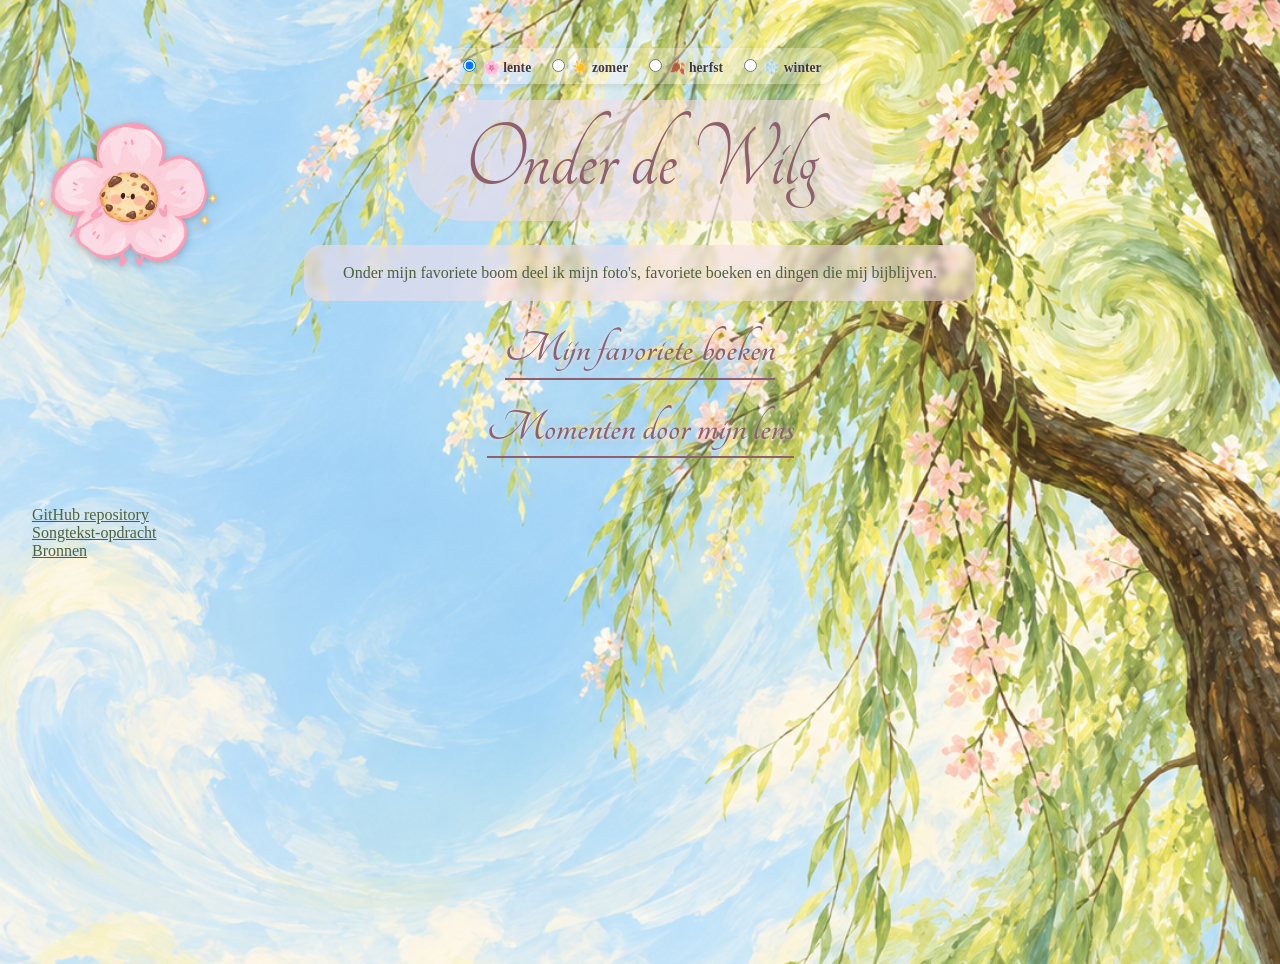
<file: index.html>
<!DOCTYPE html>
<html lang="nl">

<head>
	<meta charset="UTF-8">
	<meta name="viewport" content="width=device-width, initial-scale=1.0">
	<meta name="author" content="Hayriye Keskin">

	<title>Onder de Wilg</title>

	<link rel="stylesheet" href="./style/normal.css">

	<script
		data-page="https://hkeskin.nl/"
		src="https://digitaaltuintje.nl/webring.js"
		defer>
	</script>
</head>

<body class="home">

	<form aria-label="Kies een seizoen">
		<label>
			<input type="radio" value="lente" name="seizoen" checked>
			🌸 lente
		</label>

		<label>
			<input type="radio" value="zomer" name="seizoen">
			☀️ zomer
		</label>

		<label>
			<input type="radio" value="herfst" name="seizoen">
			🍂 herfst
		</label>

		<label>
			<input type="radio" value="winter" name="seizoen">
			❄️ winter
		</label>
	</form>


	<button
		class="open-cookie"
		type="button"
		aria-label="Seizoenvoorkeur openen"
	>
		<img src="assets/cookie-bloem.png" alt="">
	</button>


	<main>

		<h1>Onder de Wilg</h1>

		<p>
			Onder mijn favoriete boom deel ik mijn foto's,
			favoriete boeken en dingen die mij bijblijven.
		</p>

		<section>
			<a href="boeken.html">
				<h2>Mijn favoriete boeken</h2>
			</a>
		</section>

		<section>
			<a href="album.html">
				<h2>Momenten door mijn lens</h2>
			</a>
		</section>

	</main>


	<footer>

		<a
			href="https://github.com/HayriyeK5/hkeskingarden"
			target="_blank"
		>
			GitHub repository
		</a>

		<a href="./songtekst-opdracht/songtekst.html">
			Songtekst-opdracht
		</a>

		<a href="bronnen.html">
			Bronnen
		</a>

	</footer>


	<dialog
		class="cookie-dialog"
		aria-label="Jouw favoriete seizoen"
	>
		<h2>Jouw favoriete seizoen</h2>

		<p>
			Wil je dat deze website jouw favoriete seizoen onthoudt?
		</p>

		<details>
			<summary>Waarom vragen we dit?</summary>

			<p>
				Als je hiervoor kiest, gebruiken we jouw favoriete seizoen
				om de website de volgende keer met hetzelfde thema te laten zien.
				Zo voelt de website iets persoonlijker.
			</p>
		</details>

		<button class="cookie-ja" type="button">
			Ja
		</button>

		<button class="cookie-nee" type="button">
			Nee
		</button>
	</dialog>


	<script src="./script.js"></script>

</body>

</html>
</file>
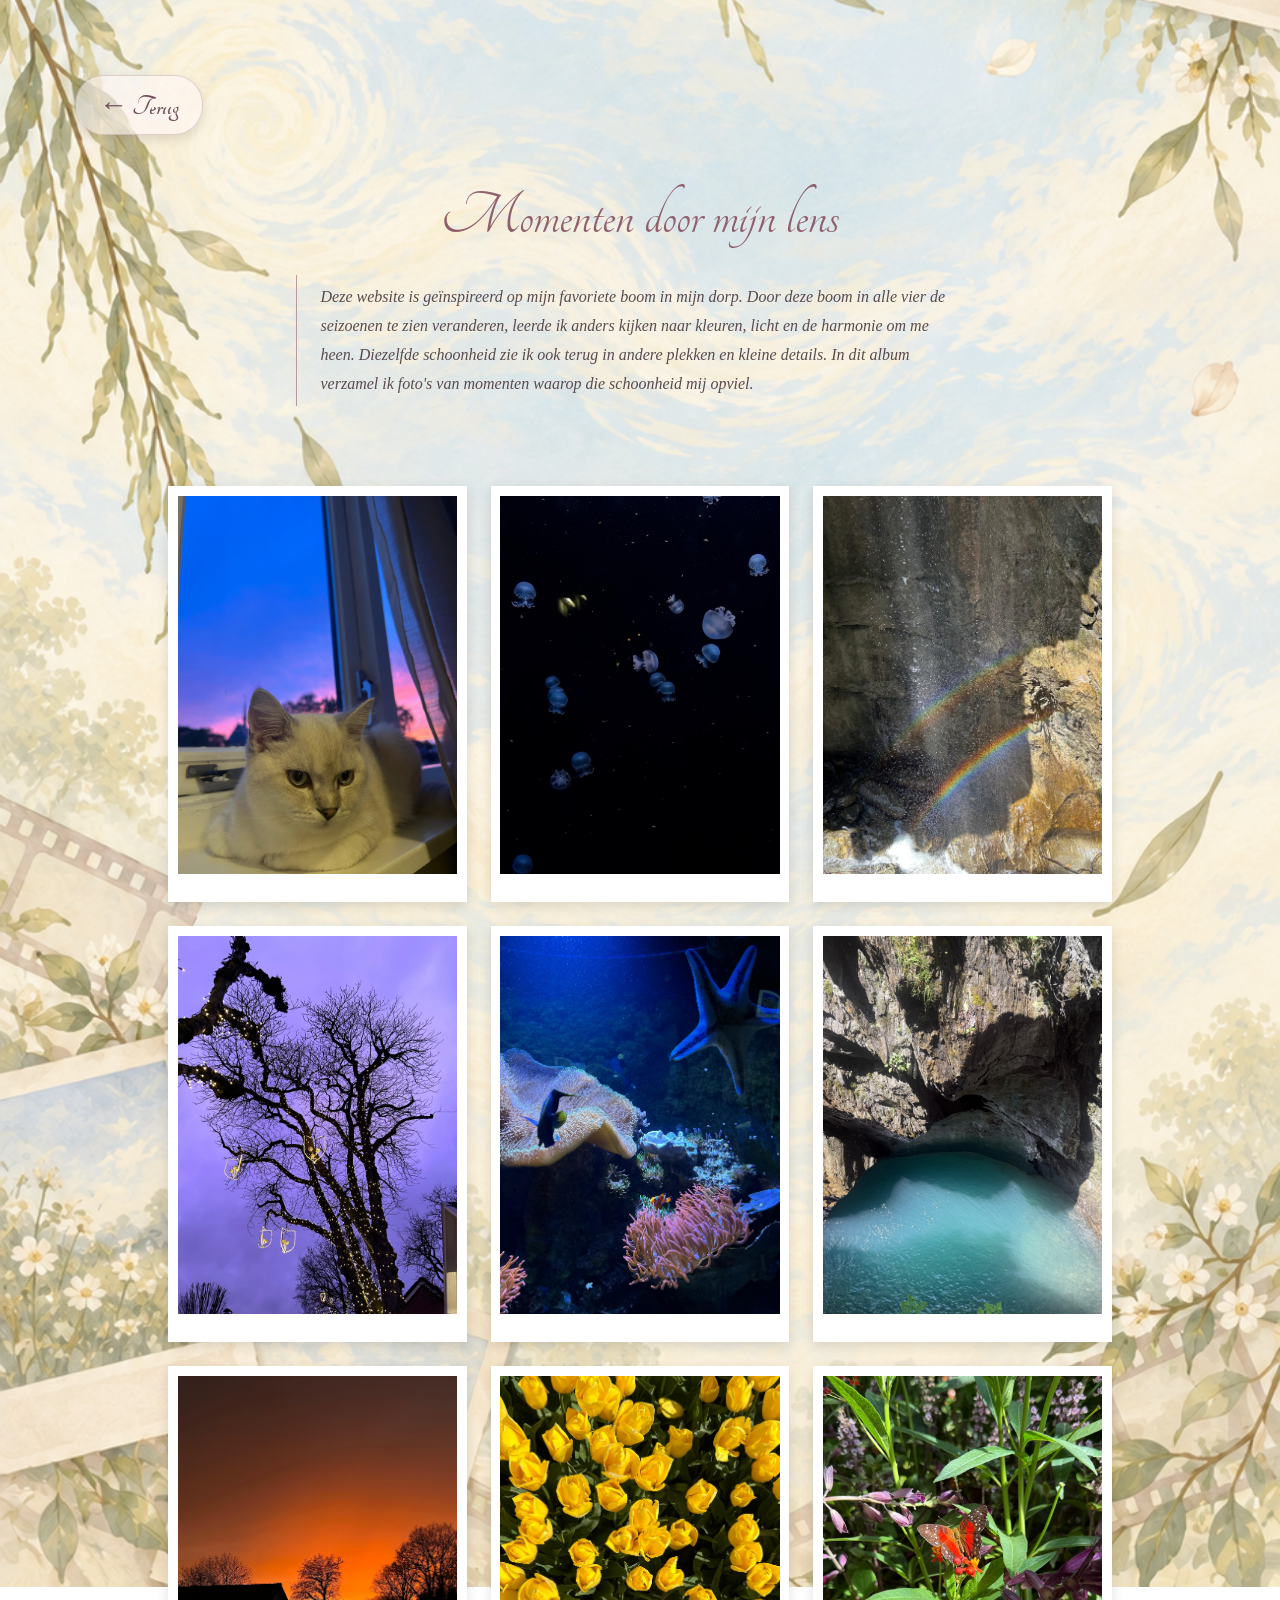
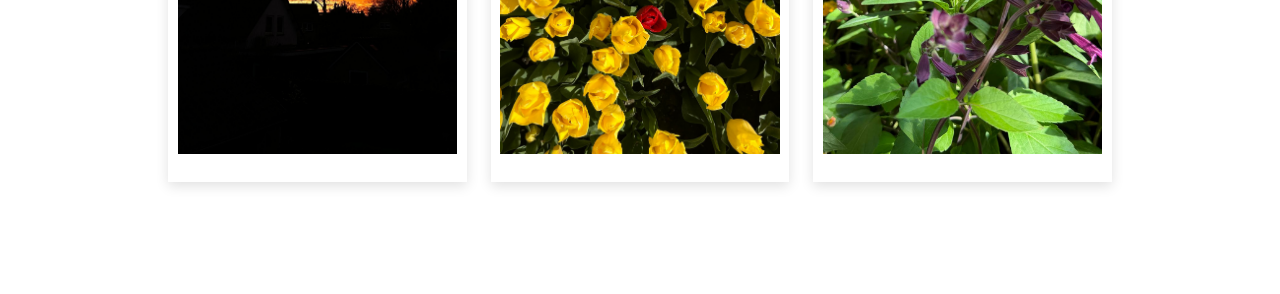
<file: album.html>
<!DOCTYPE html>
<html lang="nl">

<head>
	<meta charset="UTF-8">
	<meta name="viewport" content="width=device-width, initial-scale=1.0">

	<title>Momenten door mijn lens</title>

	<link rel="stylesheet" href="./style/normal.css">
</head>

<body class="album">

	<a class="terug-link" href="index.html">
		← Terug 
	</a>

	<main>

		<header>
			<h1>Momenten door mijn lens</h1>

			<p>
				Deze website is geïnspireerd op mijn favoriete boom
				in mijn dorp. Door deze boom in alle vier de seizoenen
				te zien veranderen, leerde ik anders kijken naar
				kleuren, licht en de harmonie om me heen.
				Diezelfde schoonheid zie ik ook terug in andere
				plekken en kleine details. In dit album verzamel
				ik foto's van momenten waarop die schoonheid mij opviel.
			</p>
		</header>

		<section class="album-fotos">

			<img
				src="assets/kat-zonsondergang.jpeg"
				alt="Witte kat voor een raam met een roze en blauwe zonsondergang"
			>

			<img
				src="assets/kwallen-aquarium.jpeg"
				alt="Blauwe kwallen die in een donker aquarium zwemmen"
			>

			<img
				src="assets/regenboog-waterval.jpeg"
				alt="Regenboog in het water naast een rotsachtige waterval"
			>

			<img
				src="assets/boom-paarse-lucht.jpeg"
				alt="Boom met kleine lichtjes tegen een paarse avondlucht"
			>

			<img
				src="assets/zeester-aquarium.jpeg"
				alt="Zeester, vissen en kleurrijk koraal in een blauw aquarium"
			>

			<img
				src="assets/turquoise-water.jpeg"
				alt="Helder turquoise water tussen grote rotsen"
			>

			<img
				src="assets/oranje-zonsondergang.jpeg"
				alt="Feloranje avondlucht boven donkere huizen en bomen"
			>

			<img
				src="assets/gele-tulpen.jpeg"
				alt="Veel gele tulpen met één rode tulp ertussen"
			>

			<img
				src="assets/vlinder-bloemen.jpeg"
				alt="Oranje vlinder op kleine bloemen tussen groene bladeren"
			>

		</section>

	</main>

</body>

</html>
</file>
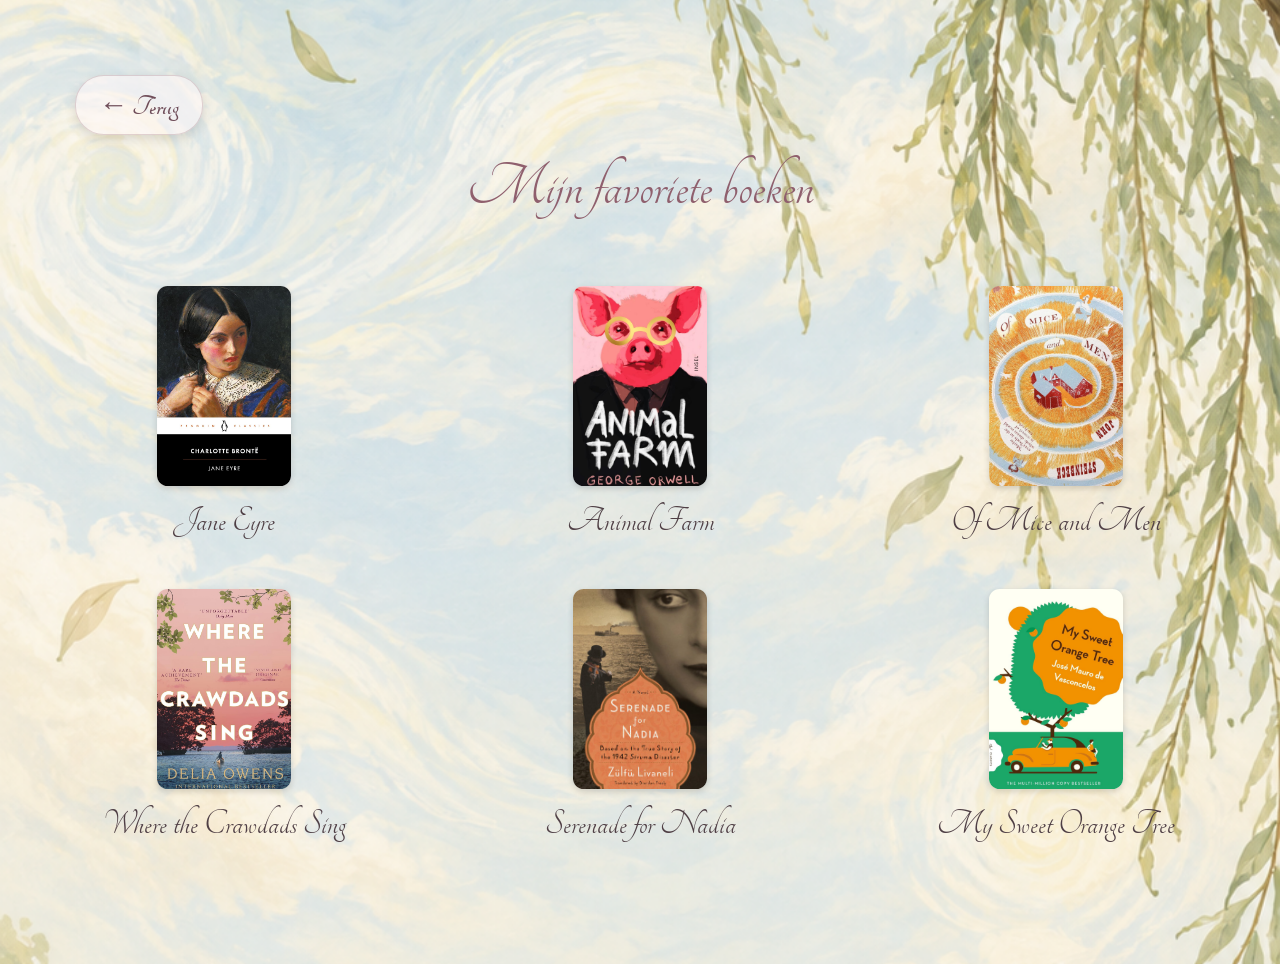
<file: boeken.html>
<!DOCTYPE html>
<html lang="nl">

<head>
	<meta charset="UTF-8">
	<meta name="viewport" content="width=device-width, initial-scale=1.0">

	<title>Mijn favoriete boeken</title>

	<link rel="stylesheet" href="./style/normal.css">
</head>

<body class="boeken">

	<a class="terug-link" href="index.html">
		← Terug
	</a>

	<header>
		<h1>Mijn favoriete boeken</h1>
	</header>

	<main>

		<section>
			<button class="boek-knop" id="janeKnop">
				<img
					src="assets/jane eyre.jpg"
					alt="Boekomslag van Jane Eyre"
				>
			</button>

			<h2>Jane Eyre</h2>

			<dialog id="janeDialog">
				<h3>Jane Eyre</h3>

				<p>
					Hier schrijf ik later wat dit boek bij mij opriep.
				</p>

				<button class="sluit-knop" id="janeSluiten">
					Sluiten
				</button>
			</dialog>
		</section>


		<section>
			<button class="boek-knop" id="animalKnop">
				<img
					src="assets/animal farm.jpg"
					alt="Boekomslag van Animal Farm"
				>
			</button>

			<h2>Animal Farm</h2>

			<dialog id="animalDialog">
				<h3>Animal Farm</h3>

				<p>
					Hier schrijf ik later mijn gedachten over dit boek.
				</p>

				<button class="sluit-knop" id="animalSluiten">
					Sluiten
				</button>
			</dialog>
		</section>


		<section>
			<button class="boek-knop" id="miceKnop">
				<img
					src="assets/mice and men.jpg"
					alt="Boekomslag van Of Mice and Men"
				>
			</button>

			<h2>Of Mice and Men</h2>

			<dialog id="miceDialog">
				<h3>Of Mice and Men</h3>

				<p>
					Hier schrijf ik later wat mij is bijgebleven.
				</p>

				<button class="sluit-knop" id="miceSluiten">
					Sluiten
				</button>
			</dialog>
		</section>


		<section>
			<button class="boek-knop" id="crawdadsKnop">
				<img
					src="assets/wtcs.jpg"
					alt="Boekomslag van Where the Crawdads Sing"
				>
			</button>

			<h2>Where the Crawdads Sing</h2>

			<dialog id="crawdadsDialog">
				<h3>Where the Crawdads Sing</h3>

				<p>
					Hier schrijf ik later mijn gevoel bij dit boek.
				</p>

				<button class="sluit-knop" id="crawdadsSluiten">
					Sluiten
				</button>
			</dialog>
		</section>


		<section>
			<button class="boek-knop" id="nadiaKnop">
				<img
					src="assets/serenade for nadia.jpeg"
					alt="Boekomslag van Serenade for Nadia"
				>
			</button>

			<h2>Serenade for Nadia</h2>

			<dialog id="nadiaDialog">
				<h3>Serenade for Nadia</h3>

				<p>
					Hier schrijf ik later mijn gedachten over dit boek.
				</p>

				<button class="sluit-knop" id="nadiaSluiten">
					Sluiten
				</button>
			</dialog>
		</section>


		<section>
			<button class="boek-knop" id="orangeKnop">
				<img
					src="assets/my sweet orange tree.jpg"
					alt="Boekomslag van My Sweet Orange Tree"
				>
			</button>

			<h2>My Sweet Orange Tree</h2>

			<dialog id="orangeDialog">
				<h3>My Sweet Orange Tree</h3>

				<p>
					Hier schrijf ik later wat dit boek bij mij opriep.
				</p>

				<button class="sluit-knop" id="orangeSluiten">
					Sluiten
				</button>
			</dialog>
		</section>

	</main>

	<script src="./boeken.js"></script>

</body>

</html>
</file>
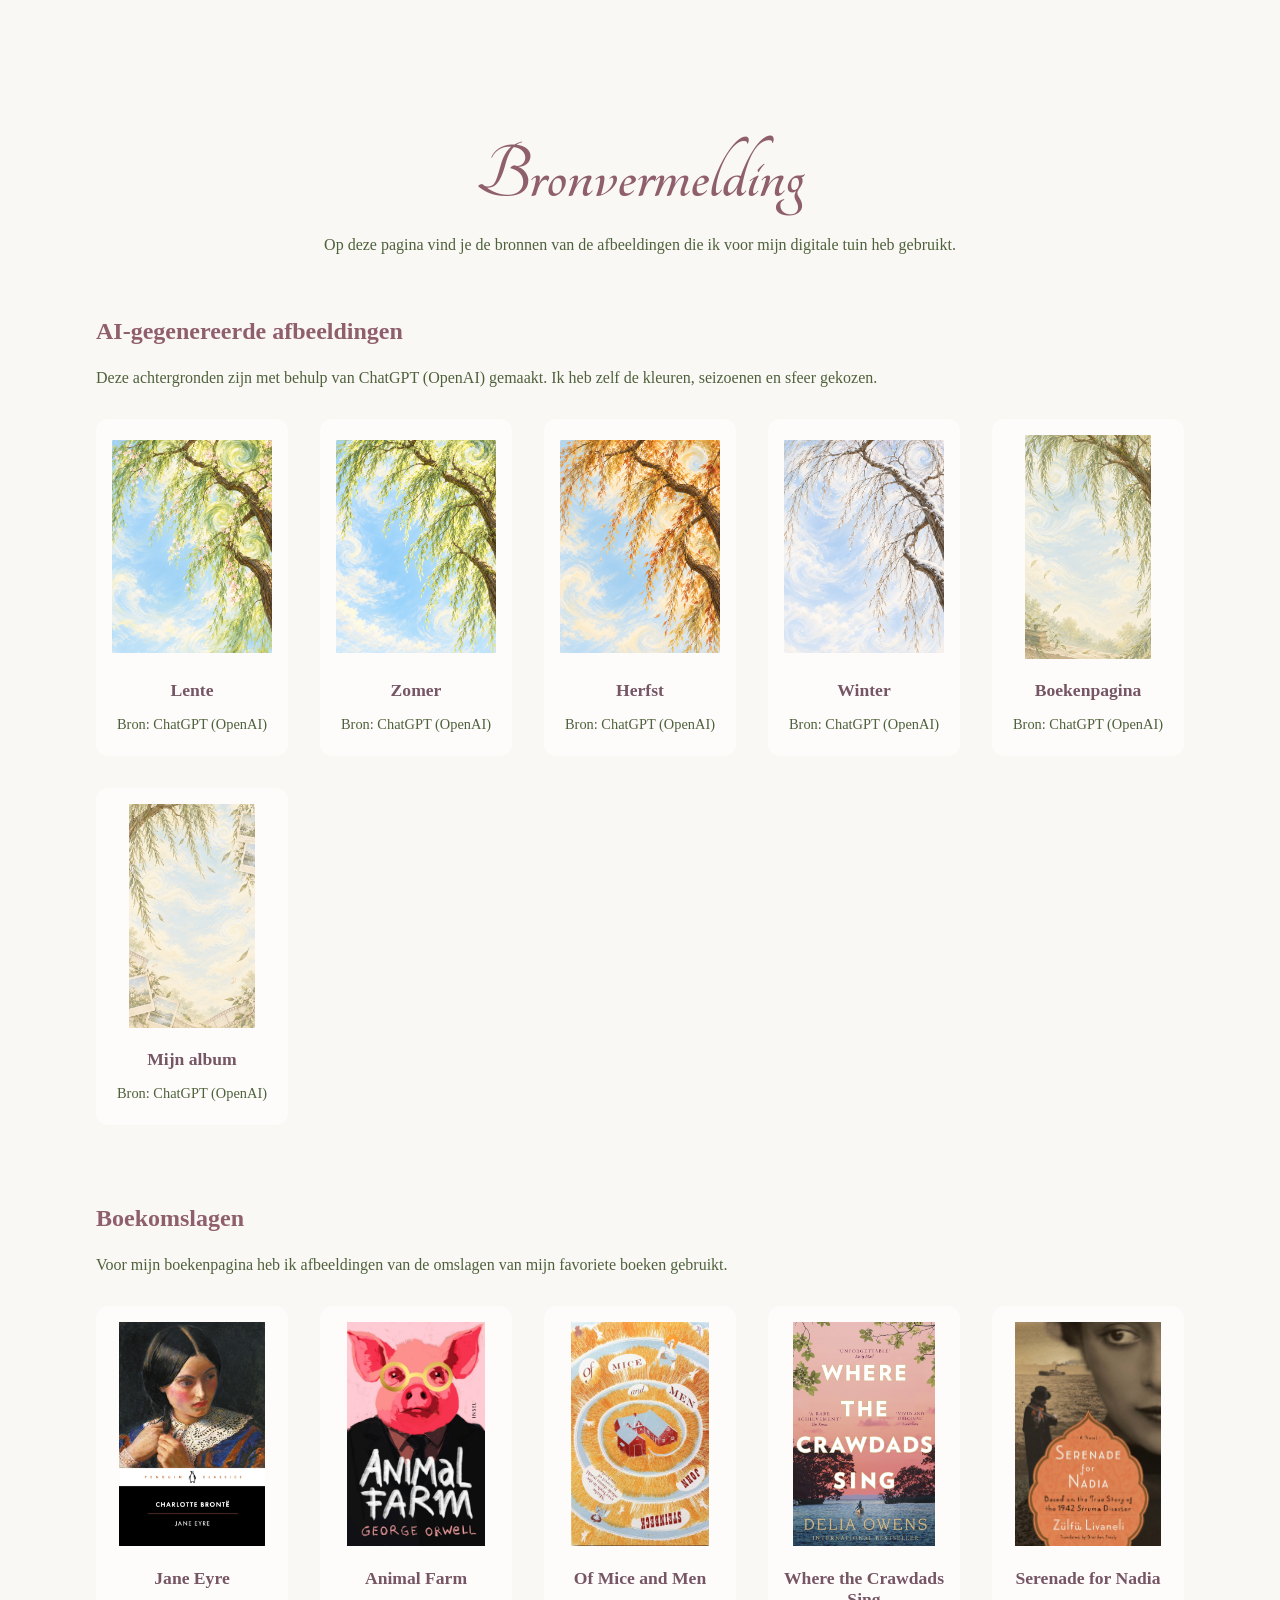
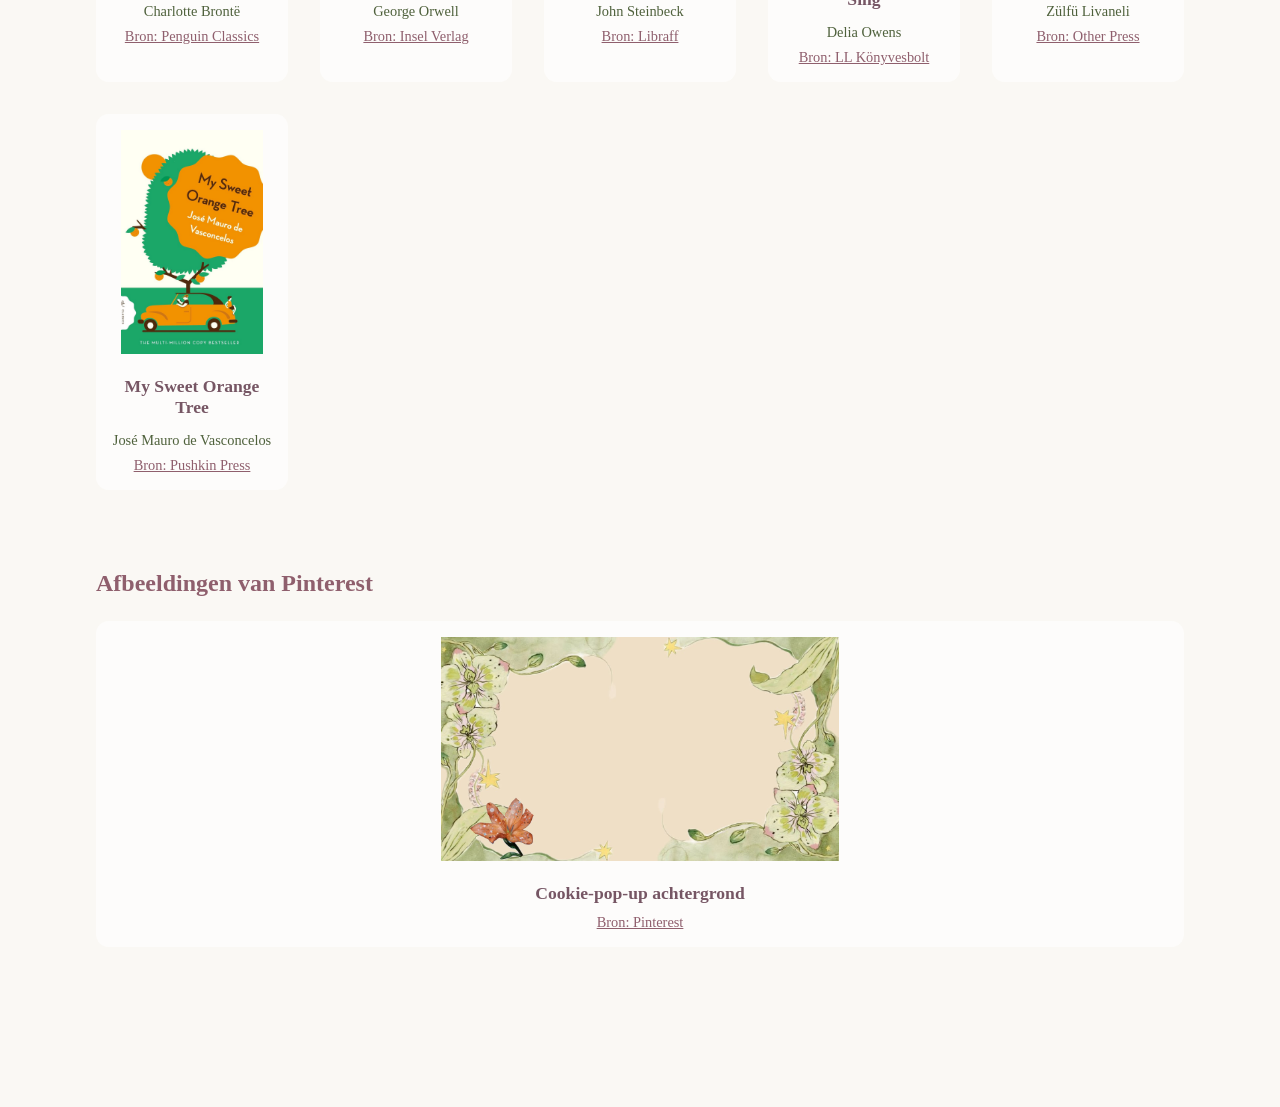
<file: bronen.html>
<!DOCTYPE html>
<html lang="nl">

<head>
    <meta charset="UTF-8">
    <meta name="viewport" content="width=device-width, initial-scale=1.0">
    <title>Bronvermelding | Onder de Wilg</title>
<link rel="stylesheet" href="./style/normal.css">
</head>

<body class="bronnen">

    <main>
        <h1>Bronvermelding</h1>

        <p class="intro">
            Op deze pagina vind je de bronnen van de afbeeldingen
            die ik voor mijn digitale tuin heb gebruikt.
        </p>

        <section>
            <h2>AI-gegenereerde afbeeldingen</h2>

            <p>
                Deze achtergronden zijn met behulp van ChatGPT
                (OpenAI) gemaakt. Ik heb zelf de kleuren,
                seizoenen en sfeer gekozen.
            </p>

            <div class="bronnen-grid">

                <article>
                    <img src="./assets/lente.png" alt="Lente achtergrond">
                    <h3>Lente</h3>
                    <p>Bron: ChatGPT (OpenAI)</p>
                </article>

                <article>
                    <img src="./assets/zomer.png" alt="Zomer achtergrond">
                    <h3>Zomer</h3>
                    <p>Bron: ChatGPT (OpenAI)</p>
                </article>

                <article>
                    <img src="./assets/herfst.png" alt="Herfst achtergrond">
                    <h3>Herfst</h3>
                    <p>Bron: ChatGPT (OpenAI)</p>
                </article>

                <article>
                    <img src="./assets/winter.png" alt="Winter achtergrond">
                    <h3>Winter</h3>
                    <p>Bron: ChatGPT (OpenAI)</p>
                </article>

                <article>
                    <img src="./assets/books.png" alt="Achtergrond boekenpagina">
                    <h3>Boekenpagina</h3>
                    <p>Bron: ChatGPT (OpenAI)</p>
                </article>

                <article>
                    <img src="./assets/album.png" alt="Achtergrond album">
                    <h3>Mijn album</h3>
                    <p>Bron: ChatGPT (OpenAI)</p>
                </article>

                

            </div>
        </section>

        <section>
            <h2>Boekomslagen</h2>

            <p>
                Voor mijn boekenpagina heb ik afbeeldingen
                van de omslagen van mijn favoriete boeken gebruikt.
            </p>

            <div class="bronnen-grid">

                <article>
                    <img src="./assets/jane eyre.jpg" alt="Jane Eyre">
                    <h3>Jane Eyre</h3>
                    <p>Charlotte Brontë</p>
                    <a href="https://www.penguin.co.uk/books/60371/jane-eyre-by-charlotte-bronte-ed-dr-stevie-davies/9780141441146">
                        Bron: Penguin Classics
                    </a>
                </article>

                <article>
                    <img src="./assets/animal farm.jpg" alt="Animal Farm">
                    <h3>Animal Farm</h3>
                    <p>George Orwell</p>
                    <a href="https://www.suhrkamp.de/buch/george-orwell-animal-farm-t-9783458649151">
                        Bron: Insel Verlag
                    </a>
                </article>

                <article>
                    <img src="./assets/mice and men.jpg" alt="Of Mice and Men">
                    <h3>Of Mice and Men</h3>
                    <p>John Steinbeck</p>
                    <a href="https://www.libraff.az/of-mice-and-men/">
                        Bron: Libraff
                    </a>
                </article>

                <article>
                    <img src="./assets/wtcs.jpg" alt="Where the Crawdads Sing">
                    <h3>Where the Crawdads Sing</h3>
                    <p>Delia Owens</p>
                    <a href="https://www.llkonyvesbolt.hu/Delia-Owens-Where-the-Crawdads-Sing">
                        Bron: LL Könyvesbolt
                    </a>
                </article>

                <article>
                    <img src="./assets/serenade for nadia.jpeg" alt="Serenade for Nadia">
                    <h3>Serenade for Nadia</h3>
                    <p>Zülfü Livaneli</p>
                    <a href="https://otherpress.com/product/serenade-for-nadia-9781635420166/overview/">
                        Bron: Other Press
                    </a>
                </article>

                <article>
                    <img src="./assets/my sweet orange tree.jpg" alt="My Sweet Orange Tree">
                    <h3>My Sweet Orange Tree</h3>
                    <p>José Mauro de Vasconcelos</p>
                    <a href="https://pushkinpress.com/book/my-sweet-orange-tree/">
                        Bron: Pushkin Press
                    </a>
                </article>

            </div>
        </section>

        <section>
            <h2>Afbeeldingen van Pinterest</h2>

            <div class="bronnen-grid">

                <article>
                    <img src="./assets/dialog-bg.png" alt="Cookie pop-up achtergrond">
                    <h3>Cookie-pop-up achtergrond</h3>
                    <a href="https://nl.pinterest.com/pin/723883340147648553/">
                        Bron: Pinterest
                    </a>
                </article>

            </div>
        </section>

    </main>

</body>
</html>
</file>
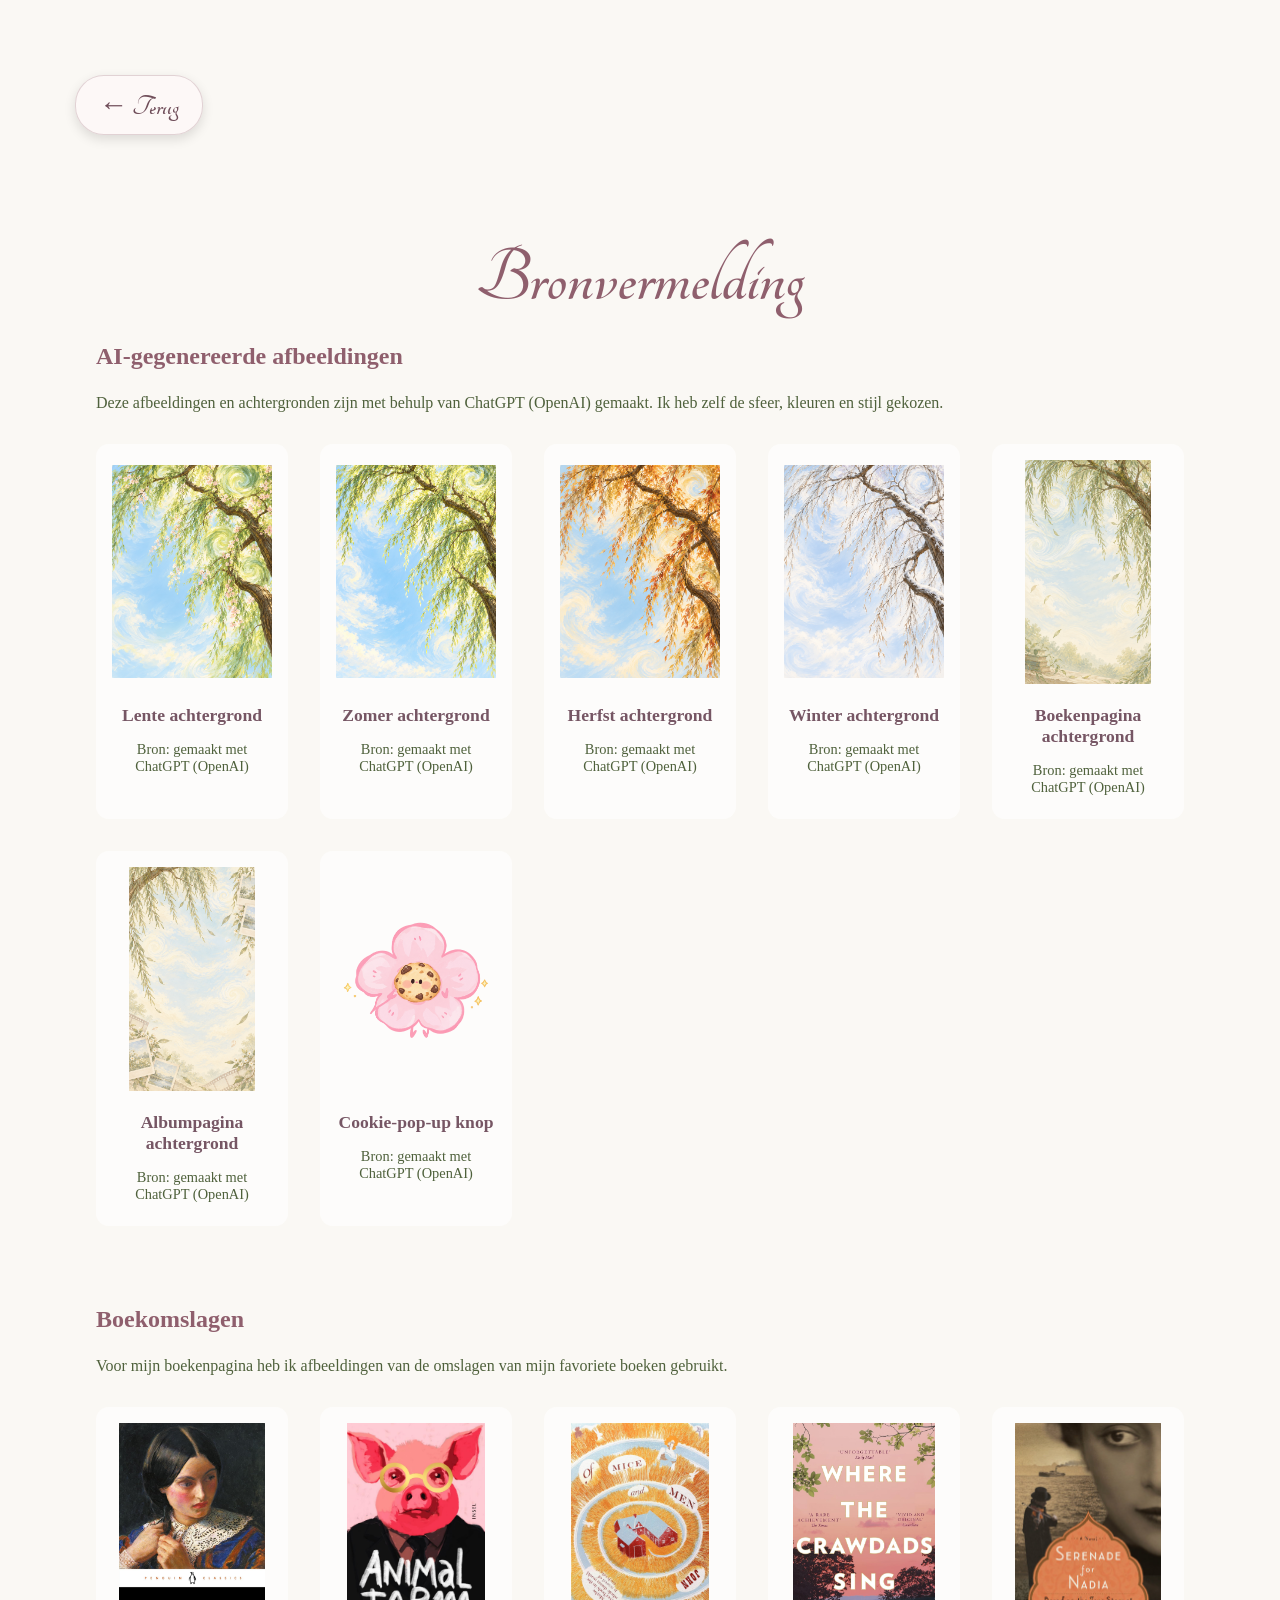
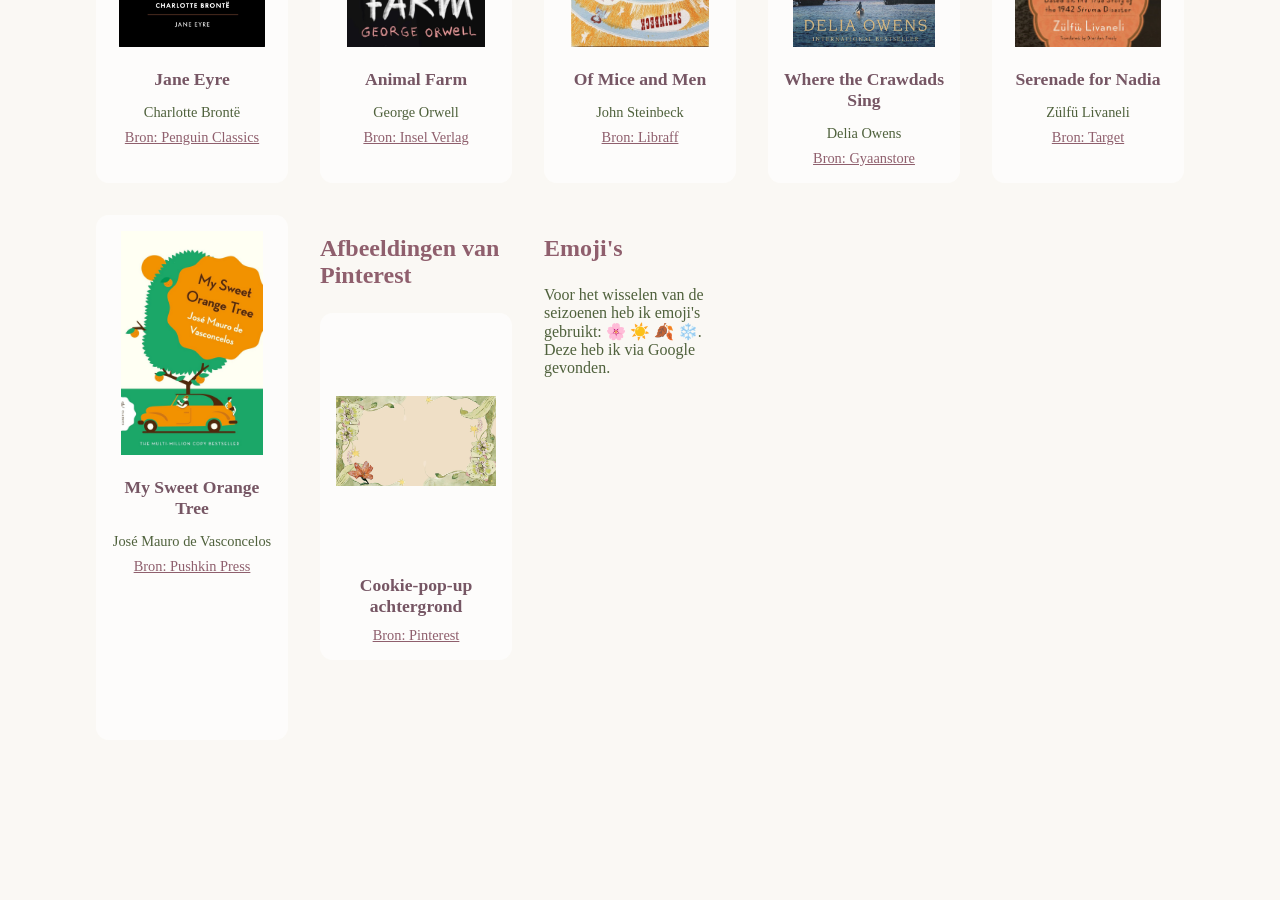
<file: bronnen.html>
<!DOCTYPE html>
<html lang="nl">

<head>
    <meta charset="UTF-8">
    <meta name="viewport" content="width=device-width, initial-scale=1.0">
    <title>Bronvermelding | Onder de Wilg</title>
<link rel="stylesheet" href="./style/normal.css">
</head>

<body class="bronnen">
<a class="terug-link" href="index.html">
		← Terug 
	</a>
    <main>
        <h1>Bronvermelding</h1>
<section>
    <h2>AI-gegenereerde afbeeldingen</h2>

    <p>
        Deze afbeeldingen en achtergronden zijn met behulp van ChatGPT (OpenAI) gemaakt.
        Ik heb zelf de sfeer, kleuren en stijl gekozen.
    </p>

    <div class="bronnen-grid">

        <article>
            <img src="./assets/lente.png" alt="Lente achtergrond">
            <h3>Lente achtergrond</h3>
            <p>Bron: gemaakt met ChatGPT (OpenAI)</p>
        </article>

        <article>
            <img src="./assets/zomer.png" alt="Zomer achtergrond">
            <h3>Zomer achtergrond</h3>
            <p>Bron: gemaakt met ChatGPT (OpenAI)</p>
        </article>

        <article>
            <img src="./assets/herfst.png" alt="Herfst achtergrond">
            <h3>Herfst achtergrond</h3>
            <p>Bron: gemaakt met ChatGPT (OpenAI)</p>
        </article>

        <article>
            <img src="./assets/winter.png" alt="Winter achtergrond">
            <h3>Winter achtergrond</h3>
            <p>Bron: gemaakt met ChatGPT (OpenAI)</p>
        </article>

        <article>
            <img src="./assets/books.png" alt="Achtergrond van de boekenpagina">
            <h3>Boekenpagina achtergrond</h3>
            <p>Bron: gemaakt met ChatGPT (OpenAI)</p>
        </article>

        <article>
            <img src="./assets/album.png" alt="Achtergrond van de albumpagina">
            <h3>Albumpagina achtergrond</h3>
            <p>Bron: gemaakt met ChatGPT (OpenAI)</p>
        </article>

        <article>
            <img src="./assets/cookie-bloem.png" alt="Knop voor de cookie pop-up">
            <h3>Cookie-pop-up knop</h3>
            <p>Bron: gemaakt met ChatGPT (OpenAI)</p>
        </article>

    </div>
</section>

            </div>
        </section>

        <section>
            <h2>Boekomslagen</h2>

            <p>
                Voor mijn boekenpagina heb ik afbeeldingen
                van de omslagen van mijn favoriete boeken gebruikt.
            </p>

            <div class="bronnen-grid">

                <article>
                    <img src="./assets/jane eyre.jpg" alt="Jane Eyre">
                    <h3>Jane Eyre</h3>
                    <p>Charlotte Brontë</p>
                    <a href="https://www.penguin.co.uk/books/60371/jane-eyre-by-charlotte-bronte-ed-dr-stevie-davies/9780141441146">
                        Bron: Penguin Classics
                    </a>
                </article>

                <article>
                    <img src="./assets/animal farm.jpg" alt="Animal Farm">
                    <h3>Animal Farm</h3>
                    <p>George Orwell</p>
                    <a href="https://www.suhrkamp.de/buch/george-orwell-animal-farm-t-9783458649151">
                        Bron: Insel Verlag
                    </a>
                </article>

                <article>
                    <img src="./assets/mice and men.jpg" alt="Of Mice and Men">
                    <h3>Of Mice and Men</h3>
                    <p>John Steinbeck</p>
                    <a href="https://www.libraff.az/of-mice-and-men/">
                        Bron: Libraff
                    </a>
                </article>
                 

                
<article>
    <img src="./assets/wtcs.jpg" alt="Boekomslag van Where the Crawdads Sing">
    <h3>Where the Crawdads Sing</h3>
    <p>Delia Owens</p>
    <a href="https://gyaanstore.com/products/where-the-crawdads-sing-by-delia-owens">
        Bron: Gyaanstore
    </a>
</article>

<article>
    <img src="./assets/serenade for nadia.jpeg" alt="Boekomslag van Serenade for Nadia">
    <h3>Serenade for Nadia</h3>
    <p>Zülfü Livaneli</p>
    <a href="https://www.target.com/p/-/A-1009712074">
        Bron: Target
    </a>
</article>

<article>
    <img src="./assets/my sweet orange tree.jpg" alt="Boekomslag van My Sweet Orange Tree">
    <h3>My Sweet Orange Tree</h3>
    <p>José Mauro de Vasconcelos</p>
    <a href="https://pushkinpress.com/book/my-sweet-orange-tree-2/">
        Bron: Pushkin Press
    </a>
</article>


          

        <section>
            <h2>Afbeeldingen van Pinterest</h2>

            <div class="bronnen-grid">

                <article>
                    <img src="./assets/dialog-bg.png" alt="Cookie pop-up achtergrond">
                    <h3>Cookie-pop-up achtergrond</h3>
                    <a href="https://nl.pinterest.com/pin/723883340147648553/">
                        Bron: Pinterest
                    </a>
                </article>

            </div>
        </section>
  
<section>
    <h2>Emoji's</h2>

    <p>
        Voor het wisselen van de seizoenen heb ik
        emoji's gebruikt: 🌸 ☀️ 🍂 ❄️.
        Deze heb ik via Google gevonden.
    </p>
</section>





    </main>

</body>
</html>
</file>
<file: style/normal.css>
@font-face {
	font-family: "Tangerine";
	src: url("../fonts/Tangerine_Regular.ttf") format("truetype");
	font-weight: 400;
	font-style: normal;
}

@font-face {
	font-family: "Tangerine";
	src: url("../fonts/Tangerine_Bold.ttf") format("truetype");
	font-weight: 700;
	font-style: normal;
}


body {
	margin: 0;
	min-height: 100dvh;
	padding: 2em;

	color: #4f613c;
}


/* terug naar home */

.terug-link {
	display: inline-block;

	margin: 1.5em 0 0 1.5em;
	padding: 0.4em 0.8em;

	font-family: "Tangerine", cursive;
	font-size: 1.8em;
	font-weight: 700;

	color: #6f4d59;
	text-decoration: none;

	background-color: rgba(255, 248, 250, 0.55);

	border: 0.06em solid rgba(143, 95, 109, 0.25);
	border-radius: 1em;

	box-shadow:
		0 0.15em 0.4em rgba(0, 0, 0, 0.12);

	transition: 0.3s;


	&:hover {
		color: #4f613c;

		background-color: rgba(255, 248, 250, 0.8);

		box-shadow:
			0 0.2em 0.5em rgba(0, 0, 0, 0.15),
			0 0 0.4em rgba(143, 95, 109, 0.25);

		transform: scale(1.04);
	}


	&:focus-visible {
		outline: 0.15em solid #5f7348;
		outline-offset: 0.2em;
	}
}



/* home */

.home {
	background-image: url("../assets/lente.png");
	background-size: cover;
	background-position: center 70%;
	background-repeat: no-repeat;


	/* bron: Sanne - voorbeeld voor :has() en seizoenen */

	&:has([value="zomer"]:checked) {
		background-image: url("../assets/zomer.png");
	}

	&:has([value="herfst"]:checked) {
		background-image: url("../assets/herfst.png");
	}

	&:has([value="winter"]:checked) {
		background-image: url("../assets/winter.png");
	}


	form {
		display: flex;
		justify-content: center;
		flex-wrap: wrap;
		gap: 1em;
		width: fit-content;
		margin: 1em auto;
		padding: 0.5em 1em;
		background-color: rgba(255, 248, 250, 0.28);
		border: none;
		border-radius: 1.5em;
		box-shadow:
			0 0.15em 0.4em rgba(0, 0, 0, 0.1);


		label {
				font-family: Georgia, serif;
	
				font-size: 0.85em;

				font-weight: 600;
				color: #3f3639;
				cursor: pointer;
				text-shadow:

		      0 0 0.1em white;

	
		transition: 0.3s;


			&:hover {
				color: #8f5f6d;

				text-shadow:
					0 0 0.15em white,
					0 0 0.3em rgba(143, 95, 109, 0.3);

				transform: scale(1.04);
			}
		}


		input:focus-visible {
			outline: 0.15em solid #8f5f6d;
			outline-offset: 0.15em;
		}
	}


	main {
		text-align: center;


		h1 {
			display: inline-block;

			font-family: "Tangerine", cursive;
			font-size: 4em;
			font-weight: 400;

			color: #8f5f6d;

			margin: 0;
			padding: 0.1em 0.6em;

			background-color: rgba(245, 220, 230, 0.55);

			border-radius: 0.7em;
		}


		p {
			max-width: 38em;

			margin: 1.5em auto;
			padding: 1em 2em;

			line-height: 1.5;
			text-align: center;

			background-color: rgba(245, 235, 240, 0.55);

			border-radius: 1em;

			backdrop-filter: blur(0.2em);
		}


		section {
			margin: 1.5em 0;


			a {
				color: #6f4d59;
				text-decoration: none;


				h2 {
					display: inline-block;

					font-family: "Tangerine", cursive;
					font-size: 2.8em;
					font-weight: 700;

					color: #8f5f6d;

					margin: 0;
					padding-bottom: 0.1em;
					border-bottom: 0.05em solid #8f5f6d;
					text-shadow:
						0 0 0.12em rgba(255, 255, 255, 0.8),
						0 0 0.25em rgba(143, 95, 109, 0.25);
					transition: 0.3s;
				}


				&:hover h2 {
					color: #744a58;
					border-bottom-color: #744a58;
					text-shadow:
						0 0 0.15em white,
						0 0 0.35em rgba(143, 95, 109, 0.55),
						0 0 0.6em rgba(143, 95, 109, 0.35);
					transform: scale(1.04);
				}


				&:focus-visible {
					outline: 0.15em solid #5f7348;
					outline-offset: 0.2em;
				}
			}
		}
	}


	&:has([value="lente"]:checked) {
		h1 {
			color: #8f5f6d;
			background-color: rgba(245, 220, 230, 0.55);
		}

		main p {
			background-color: rgba(245, 220, 230, 0.55);
		}
	}


	&:has([value="zomer"]:checked) {
		h1 {
			color: #4f6d3d;
			background-color: rgba(226, 239, 200, 0.55);
		}

		main p {
			background-color: rgba(226, 239, 200, 0.55);
		}
	}


	&:has([value="herfst"]:checked) {
		h1 {
			color: #8a5939;
			background-color: rgba(239, 210, 170, 0.55);
		}

		main p {
			background-color: rgba(239, 210, 170, 0.55);
		}
	}


	&:has([value="winter"]:checked) {
		h1 {
			color: #536b7a;
			background-color: rgba(220, 235, 245, 0.6);
		}

		main p {
			background-color: rgba(220, 235, 245, 0.6);
		}
	}
}



/* footer */

footer {
	margin-top: 3em;


	a {
		display: block;

		color: #4f613c;


		&:hover {
			color: #8f5f6d;
		}


		&:focus-visible {
			outline: 0.15em solid #5f7348;
			outline-offset: 0.2em;
		}
	}
}



/* cookie bloem */

.open-cookie {
	position: static;

	width: fit-content;

	margin: 0.5em 0 0 1em;
	padding: 0;

	background: none;
	border: none;

	cursor: pointer;


	img {
		width: 10em;
		height: auto;

		display: block;

		filter: drop-shadow(
			0 0.2em 0.35em rgba(0, 0, 0, 0.25)
		);

		transition: 0.3s;
	}


	&:hover img {
		transform: scale(1.08);

		filter: drop-shadow(
			0 0.3em 0.5em rgba(143, 95, 109, 0.45)
		);
	}


	&:focus-visible {
		outline: 0.15em solid #5f7348;
		outline-offset: 0.2em;

		border-radius: 1em;
	}
}



/* cookie dialog */

.cookie-dialog {
	width: 32em;
	max-width: 90%;

	padding: 2em;

	background-image: url("../assets/dialog-bg.png");
	background-size: cover;
	background-position: center;
	background-repeat: no-repeat;

	border: 0.1em solid #6f7f4f;
	border-radius: 1em;

	color: #4f613c;
	text-align: center;


	h2 {
		font-family: "Tangerine", cursive;
		font-size: 3.5em;
		font-weight: 400;

		color: #4f613c;

		margin-top: 0;
		margin-bottom: 0.4em;

		text-shadow:
			0 0 0.2em rgba(255, 255, 255, 0.8);
	}


	p {
		line-height: 1.5;
	}


	details {
		margin: 1.2em 0;
		padding: 0;

		border: none;

		background: none;

		text-align: center;


		summary {
			display: inline-block;
			color: #5f7348;
			font-size: 1.1em;
			padding: 0.5em 1em;
			margin: 0;
			background-color: rgba(255, 248, 230, 0.55);
			border: 0.08em solid rgba(95, 115, 72, 0.3);
			border-radius: 0.8em;
			text-align: center;
			list-style: none;
			box-shadow:
				0 0.2em 0.5em rgba(0, 0, 0, 0.12);
			cursor: pointer;
			transition: 0.3s;

			&::-webkit-details-marker {
				display: none;
			}


			&::before {
				content: "+ ";
			}


			&:hover {
				background-color: rgba(255, 248, 230, 0.8);

				box-shadow:
					0 0.3em 0.7em rgba(0, 0, 0, 0.15),
					0 0 0.5em rgba(95, 115, 72, 0.25);

				transform: scale(1.03);
			}


			&:focus-visible {
				outline: 0.15em solid #5f7348;
				outline-offset: 0.2em;
			}
		}


		&[open] summary::before {
			content: "− ";
		}


		p {
			max-width: 24em;

			margin: 1em auto 0;
			padding: 1em;

			line-height: 1.5;
			text-align: center;

			background-color: rgba(255, 248, 230, 0.7);

			border-radius: 0.8em;

			box-shadow:
				0 0.2em 0.5em rgba(0, 0, 0, 0.1);
		}
	}


	button {
		margin: 1em 0.3em 0;
		padding: 0.5em 1.3em;

		background-color: #6f8454;

		color: white;

		border: 0.1em solid #52663e;
		border-radius: 1em;

		font-family: "Tangerine", cursive;
		font-size: 1.8em;

		box-shadow:
			0 0.2em 0.5em rgba(0, 0, 0, 0.18);

		cursor: pointer;

		transition: 0.3s;


		&:hover {
			background-color: #5e7348;

			box-shadow:
				0 0.3em 0.7em rgba(0, 0, 0, 0.2),
				0 0 0.5em rgba(95, 115, 72, 0.35);

			transform: scale(1.05);
		}


		&:focus-visible {
			outline: 0.15em solid #4f613c;
			outline-offset: 0.2em;
		}
	}


	&::backdrop {
		background-color: rgba(0, 0, 0, 0.3);
	}
}



/* boeken */

.boeken {
	margin: 0;
	min-height: 100dvh;
	padding: 2em;

	background-image: url("../assets/books.png");
	background-size: cover;
	background-position: center;
	background-repeat: no-repeat;
	background-attachment: fixed;


	header {
		text-align: center;
		margin-bottom: 4em;


		h1 {
			font-family: "Tangerine", cursive;
			font-size: 4em;
			font-weight: 400;
			color: #8f5f6d;
			margin: 0.3em auto;
			padding: 0;
			background: none;
			border: none;
			border-radius: 0;
		}
	}


	main {
		display: grid;
		grid-template-columns: 1fr;
		gap: 3em;

		max-width: 75em;
		margin: 0 auto;


		section {

			.boek-knop {
				display: block;
				margin: 0 auto;
				padding: 0;

				background: none;
				border: none;
				border-radius: 0.8em;

				cursor: pointer;

				transition: 0.3s;


				img {
					width: 10em;
					height: 15em;

					object-fit: cover;
					display: block;

					margin: 0 auto;

					border-radius: 0.8em;

					box-shadow:
						0 0.2em 0.5em rgba(0, 0, 0, 0.15);
				}


				&:hover {
					transform: scale(1.05);


					img {
						box-shadow:
							0 0.3em 0.8em rgba(143, 95, 109, 0.35);
					}
				}


				&:focus-visible {
					outline: 0.15em solid #8f5f6d;
					outline-offset: 0.2em;
				}
			}


			h2 {
				font-family: "Tangerine", cursive;
				font-size: 2.3em;
				font-weight: 400;
				color: #4f3f45;
				margin-top: 0.4em;
				margin-bottom: 0;
				text-align: center;
			}
		}
	}


	dialog {
		max-width: 25em;
		padding: 2em;
		border: 0.1em solid #8f5f6d;
		border-radius: 1em;
		text-align: center;


		h3 {
			font-family: "Tangerine", cursive;
			font-size: 3em;
			font-weight: 400;
			color: #8f5f6d;
			margin-top: 0;
		}


		p {
			line-height: 1.5;
			margin-bottom: 0;
		}


		.sluit-knop {
			display: inline-block;
			margin-top: 1.5em;
			padding: 0.7em 1.5em;
			background-color: #8f5f6d;
			color: white;
			border: none;
			border-radius: 0.8em;
			font-size: 1em;
			font-weight: 700;
			box-shadow:
				0 0.2em 0.4em rgba(0, 0, 0, 0.2);
			cursor: pointer;
			transition: 0.3s;


			&:hover {
				background-color: #744a58;

				box-shadow:
					0 0.3em 0.6em rgba(0, 0, 0, 0.25);

				transform: scale(1.05);
			}


			&:focus-visible {
				outline: 0.15em solid #4f613c;
				outline-offset: 0.2em;
			}
		}


		&::backdrop {
			background-color: rgba(0, 0, 0, 0.4);
		}
	}
}


@media (min-width: 40em) {

	.boeken {
		main {
			grid-template-columns: repeat(2, 1fr);
		}
	}
}


@media (min-width: 60em) {

	.boeken {
		main {
			grid-template-columns: repeat(3, 1fr);
		}
	}
}
/* album */

.album {
	background-image: url("../assets/album.png");
	background-size: cover;
	background-position: center;
	background-attachment: fixed;
	background-repeat: no-repeat;

	min-height: 100vh;


	header {
		text-align: center;
		margin: 2em auto 3em;
		padding: 1em;
		background: none;
		box-shadow: none;
		border-radius: 0;


		h1 {
			font-family: "Tangerine", cursive;
			font-size: 4rem;
			font-weight: 400;
			color: #8f5f6d;
			margin: 0 0 0.2em;
			padding: 0;
			background: none;
			box-shadow: none;
			border: none;
			border-radius: 0;
		}


		p {
			max-width: 40em;
			margin: 1.5em auto 0;
			padding: 0.5em 1.5em;
			border-left: 0.12em solid #b79b9d;
			text-align: left;
			font-family: Georgia, serif;
			font-size: 1em;
			font-style: italic;
			line-height: 1.8;
			color: #594b50;
			background: none;
			backdrop-filter: none;
			box-shadow: none;
		}
	}


	.album-fotos {
		display: grid;
		grid-template-columns: 1fr;
		gap: 1.5em;
		max-width: 59em;
		margin: 2em auto 4em;
		padding: 1em;


		img {
			width: 100%;
			height: 26em;
			object-fit: cover;
			box-sizing: border-box;
			display: block;
			background-color: white;
			padding: 0.6em 0.6em 1.8em;
			box-shadow:
				0 0.25em 0.75em rgba(0, 0, 0, 0.12);
		}
	}
}



/* bronnen */

.bronnen {
	background: #faf8f4;
	background-image: none;


	main {
		max-width: 68em;
		margin: 0 auto;
		padding: 3em 2em;
	}


	h1 {
		text-align: center;

		font-family: "Tangerine", cursive;
		font-size: 4em;
		color: #8f5f6d;
		margin-bottom: 0.2em;
	}


	.intro {
		text-align: center;
		margin-bottom: 4em;
	}


	section {
		margin-bottom: 5em;
		p {
			margin-bottom: 2em;
		}
	}
	h2 {
		color: #8f5f6d;

		margin-bottom: 1em;
	}


	.bronnen-grid {
		display: grid;
		grid-template-columns: 1fr;
		gap: 2em;
		article {
			text-align: center;
			padding: 1em;
			background-color: rgba(255, 255, 255, 0.65);
			border-radius: 0.8em;


			img {
				width: 100%;
				height: 14em;
				object-fit: contain;
				border-radius: 0.5em;
			}


			h3 {
				font-size: 1.1em;
				margin: 1em 0 0.5em;
				color: #765664;
			}


			p {
				font-size: 0.9em;
				margin-bottom: 0.5em;
			}


			a {
				display: inline-block;
				color: #8f5f6d;
				font-size: 0.9em;
				text-decoration: underline;


				&:hover {
					color: #ae798b;
				}


				&:focus-visible {
					outline: 0.15em solid #8f5f6d;
					outline-offset: 0.2em;
				}
			}
		}
	}
}




@media (min-width: 40em) {

	.home {
		main {
			h1 {
				font-size: 5em;
			}
		}
	}


	.open-cookie {
		position: absolute;
		top: 7em;
		left: 2em;
		margin: 0;


		img {
			width: 15em;
		}
	}


	.boeken {
		main {
			grid-template-columns: repeat(2, 1fr);
		}
	}


	.album {
		.album-fotos {
			grid-template-columns: repeat(2, 1fr);
		}
	}


	.bronnen {
		.bronnen-grid {
			grid-template-columns: repeat(2, 1fr);
		}
	}
}




@media (min-width: 60em) {

	.home {
		main {
			h1 {
				font-size: 6em;
			}
		}
	}


	.boeken {
		main {
			grid-template-columns: repeat(3, 1fr);
		}
	}


	.album {
		.album-fotos {
			grid-template-columns: repeat(3, 1fr);
		}
	}


	.bronnen {
		h1 {
			font-size: 5em;
		}

		.bronnen-grid {
			grid-template-columns:
				repeat(auto-fit, minmax(12em, 1fr));
		}
	}
}
</file>
